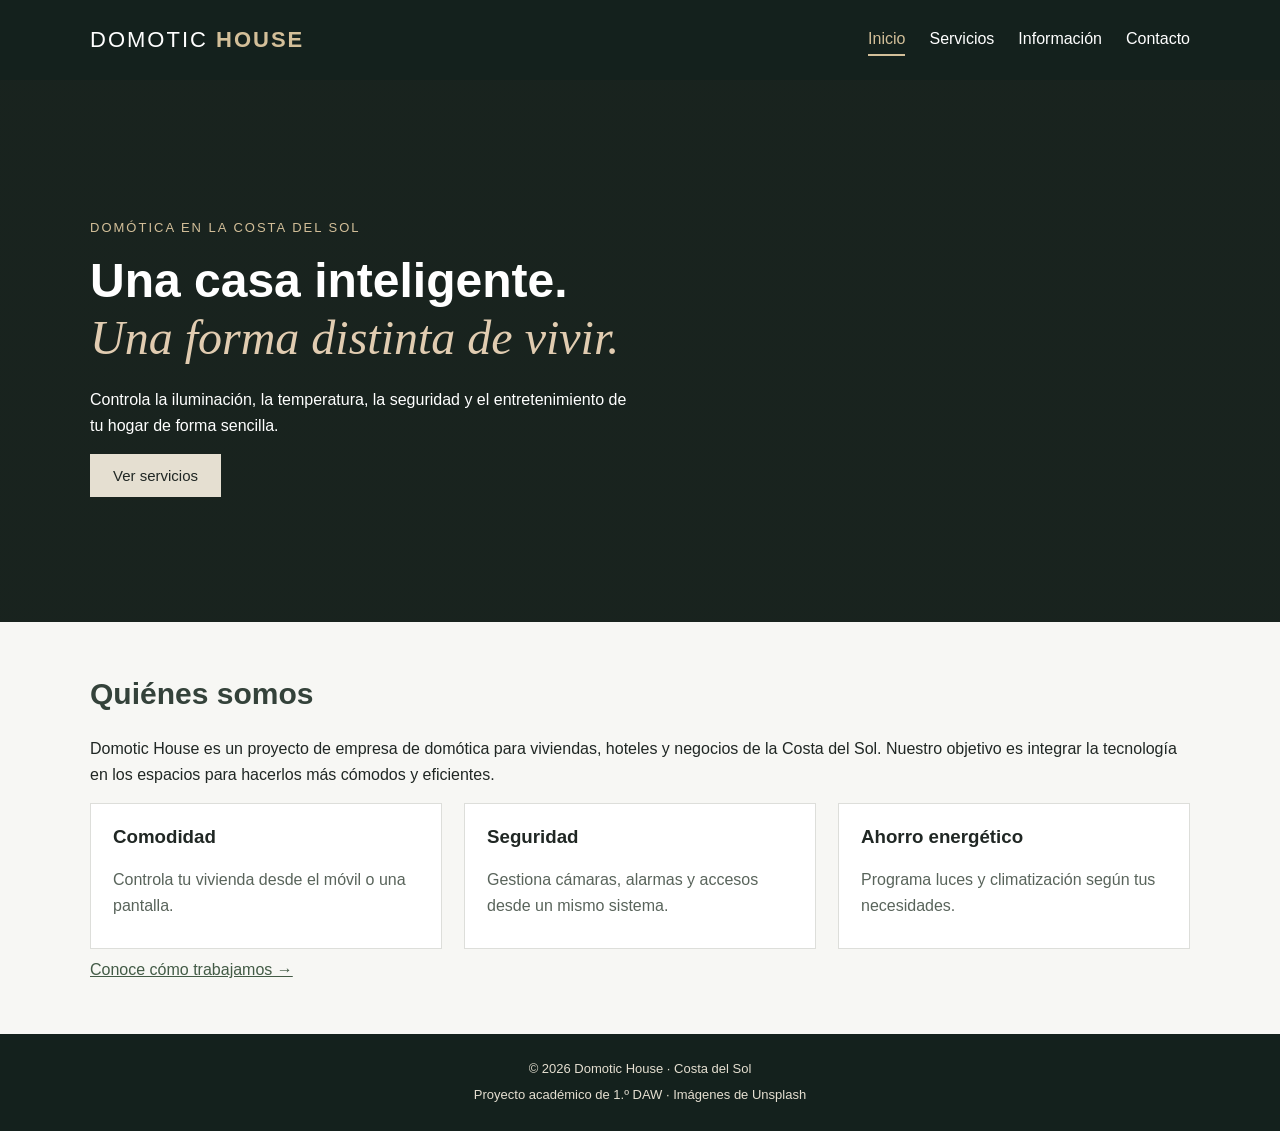
<file: index.html>
<!DOCTYPE html>
<html lang="es">
<head>
    <meta charset="UTF-8">
    <meta name="viewport" content="width=device-width, initial-scale=1.0">
    <meta name="description" content="Domotic House, domótica en la Costa del Sol.">
    <title>Inicio | Domotic House</title>
    <link rel="icon" type="image/png" href="favicon.png">
    <link rel="stylesheet" href="styles.css">
</head>
<body>
    <!-- Menú de navegación -->
    <header class="cabecera">
        <div class="contenedor cabecera-interior">
            <a class="marca" href="index.html">DOMOTIC <strong>HOUSE</strong></a>
            <nav class="menu">
                <a href="index.html" class="activo" aria-current="page">Inicio</a>
                <a href="catalogo.html">Servicios</a>
                <a href="info.html">Información</a>
                <a href="contacto.html">Contacto</a>
            </nav>
        </div>
    </header>

    <main>
        <!-- Portada con una única imagen de fondo -->
        <section class="portada">
            <div class="contenedor portada-contenido">
                <p class="etiqueta">DOMÓTICA EN LA COSTA DEL SOL</p>
                <h1>Una casa inteligente.<br><em>Una forma distinta de vivir.</em></h1>
                <p>Controla la iluminación, la temperatura, la seguridad y el entretenimiento de tu hogar de forma sencilla.</p>
                <a class="boton boton-claro" href="catalogo.html">Ver servicios</a>
            </div>
        </section>

        <section class="seccion contenedor">
            <h2>Quiénes somos</h2>
            <p>Domotic House es un proyecto de empresa de domótica para viviendas, hoteles y negocios de la Costa del Sol. Nuestro objetivo es integrar la tecnología en los espacios para hacerlos más cómodos y eficientes.</p>
            <div class="rejilla ventajas">
                <article class="tarjeta"><h3>Comodidad</h3><p>Controla tu vivienda desde el móvil o una pantalla.</p></article>
                <article class="tarjeta"><h3>Seguridad</h3><p>Gestiona cámaras, alarmas y accesos desde un mismo sistema.</p></article>
                <article class="tarjeta"><h3>Ahorro energético</h3><p>Programa luces y climatización según tus necesidades.</p></article>
            </div>
            <a class="enlace" href="info.html">Conoce cómo trabajamos →</a>
        </section>
    </main>

    <footer class="pie-pagina">
        <p>© 2026 Domotic House · Costa del Sol</p>
        <p>Proyecto académico de 1.º DAW · Imágenes de <a href="https://unsplash.com/">Unsplash</a></p>
    </footer>
</body>
</html>
</file>
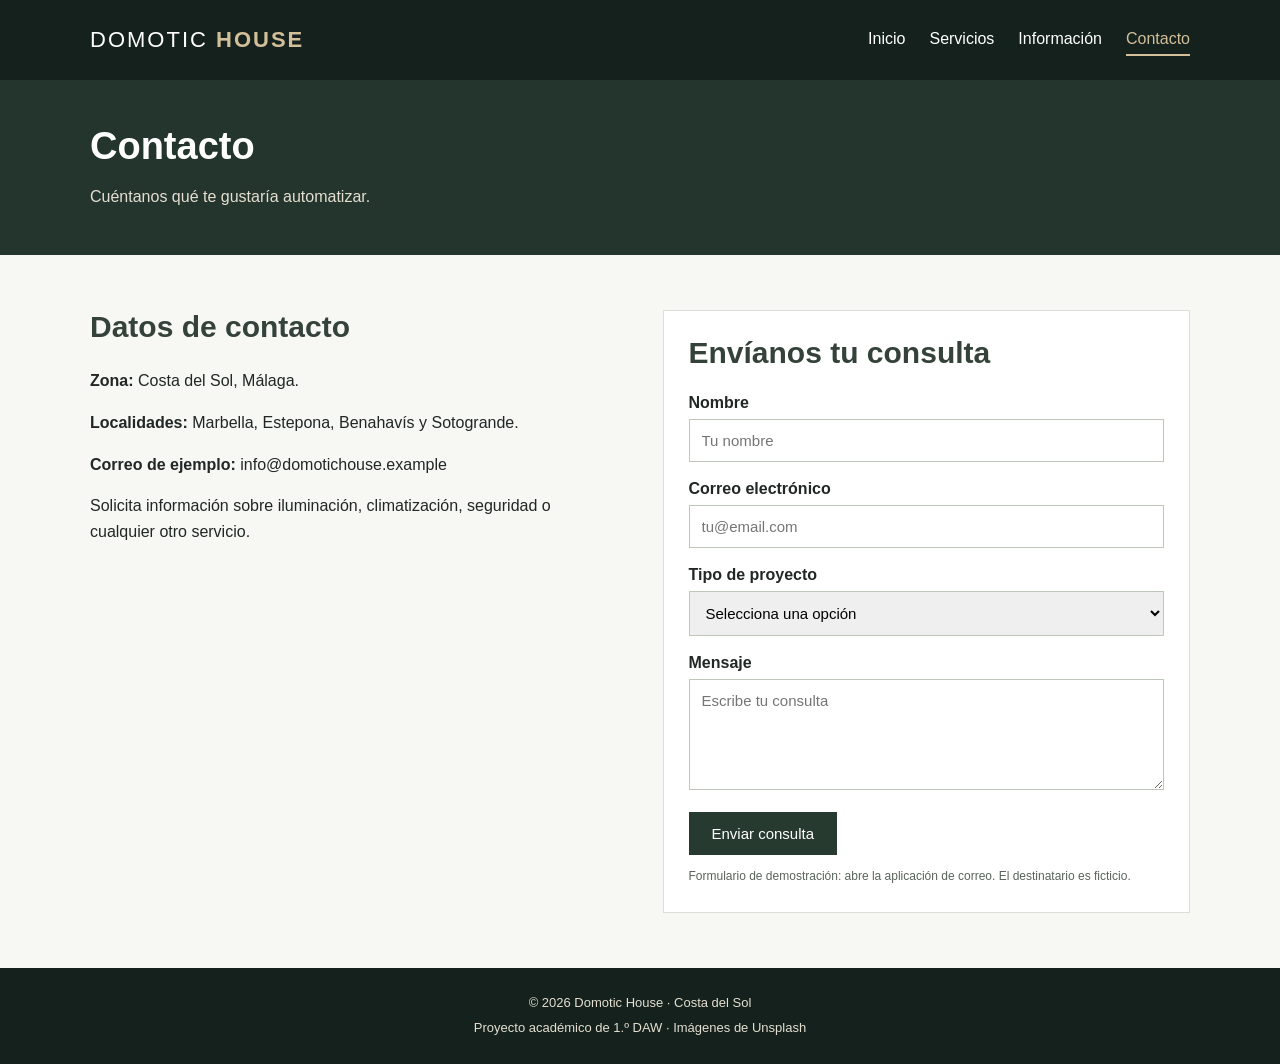
<file: contacto.html>
<!DOCTYPE html>
<html lang="es">
<head>
    <meta charset="UTF-8">
    <meta name="viewport" content="width=device-width, initial-scale=1.0">
    <meta name="description" content="Domotic House, domótica en la Costa del Sol.">
    <title>Contacto | Domotic House</title>
    <link rel="icon" type="image/png" href="favicon.png">
    <link rel="stylesheet" href="styles.css">
</head>
<body>
    <!-- Menú de navegación -->
    <header class="cabecera">
        <div class="contenedor cabecera-interior">
            <a class="marca" href="index.html">DOMOTIC <strong>HOUSE</strong></a>
            <nav class="menu">
                <a href="index.html">Inicio</a>
                <a href="catalogo.html">Servicios</a>
                <a href="info.html">Información</a>
                <a href="contacto.html" class="activo" aria-current="page">Contacto</a>
            </nav>
        </div>
    </header>

    <main>
        <section class="titulo-pagina">
            <div class="contenedor">
                <h1>Contacto</h1>
                <p>Cuéntanos qué te gustaría automatizar.</p>
            </div>
        </section>

        <section class="seccion contenedor contacto-rejilla">
            <div class="contacto-info">
                <h2>Datos de contacto</h2>
                <p><strong>Zona:</strong> Costa del Sol, Málaga.</p>
                <p><strong>Localidades:</strong> Marbella, Estepona, Benahavís y Sotogrande.</p>
                <p><strong>Correo de ejemplo:</strong> info@domotichouse.example</p>
                <p>Solicita información sobre iluminación, climatización, seguridad o cualquier otro servicio.</p>
            </div>

            <!-- Formulario de práctica. Sustituir el correo antes de publicarlo. -->
            <form class="formulario" action="mailto:info@domotichouse.example" method="post" enctype="text/plain">
                <h2>Envíanos tu consulta</h2>
                <label for="nombre">Nombre</label>
                <input type="text" id="nombre" name="nombre" placeholder="Tu nombre" required>

                <label for="correo">Correo electrónico</label>
                <input type="email" id="correo" name="correo" placeholder="tu@email.com" required>

                <label for="proyecto">Tipo de proyecto</label>
                <select id="proyecto" name="proyecto" required>
                    <option value="">Selecciona una opción</option>
                    <option>Vivienda o villa</option>
                    <option>Hotel</option>
                    <option>Oficina o empresa</option>
                    <option>Sala de cine</option>
                    <option>Otro</option>
                </select>

                <label for="mensaje">Mensaje</label>
                <textarea id="mensaje" name="mensaje" rows="5" placeholder="Escribe tu consulta" required></textarea>

                <button class="boton" type="submit">Enviar consulta</button>
                <p class="aviso">Formulario de demostración: abre la aplicación de correo. El destinatario es ficticio.</p>
            </form>
        </section>
    </main>

    <footer class="pie-pagina">
        <p>© 2026 Domotic House · Costa del Sol</p>
        <p>Proyecto académico de 1.º DAW · Imágenes de <a href="https://unsplash.com/">Unsplash</a></p>
    </footer>
</body>
</html>
</file>
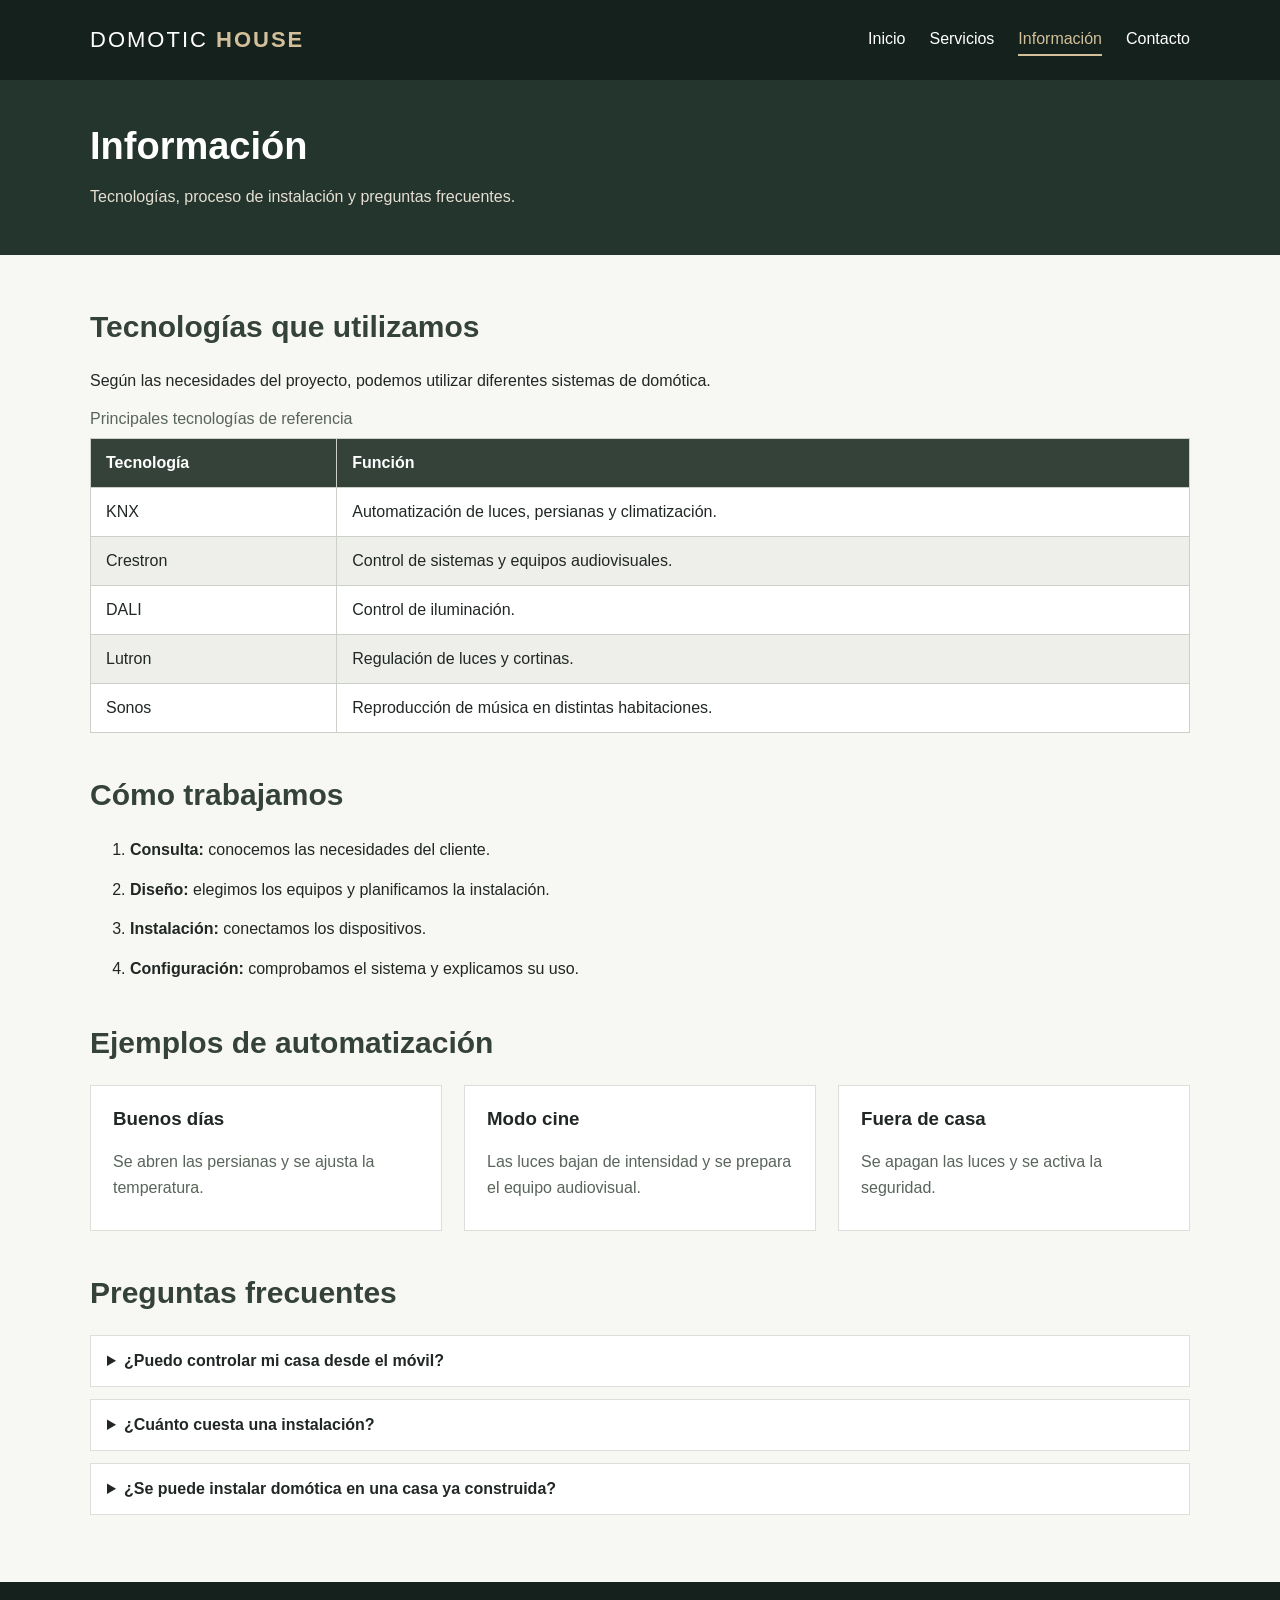
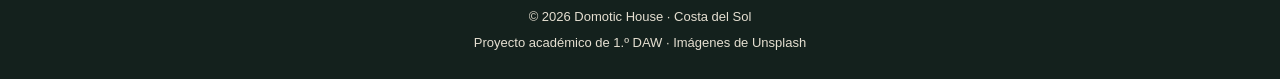
<file: info.html>
<!DOCTYPE html>
<html lang="es">
<head>
    <meta charset="UTF-8">
    <meta name="viewport" content="width=device-width, initial-scale=1.0">
    <meta name="description" content="Domotic House, domótica en la Costa del Sol.">
    <title>Información | Domotic House</title>
    <link rel="icon" type="image/png" href="favicon.png">
    <link rel="stylesheet" href="styles.css">
</head>
<body>
    <!-- Menú de navegación -->
    <header class="cabecera">
        <div class="contenedor cabecera-interior">
            <a class="marca" href="index.html">DOMOTIC <strong>HOUSE</strong></a>
            <nav class="menu">
                <a href="index.html">Inicio</a>
                <a href="catalogo.html">Servicios</a>
                <a href="info.html" class="activo" aria-current="page">Información</a>
                <a href="contacto.html">Contacto</a>
            </nav>
        </div>
    </header>

    <main>
        <section class="titulo-pagina">
            <div class="contenedor">
                <h1>Información</h1>
                <p>Tecnologías, proceso de instalación y preguntas frecuentes.</p>
            </div>
        </section>

        <section class="seccion contenedor">
            <h2>Tecnologías que utilizamos</h2>
            <p>Según las necesidades del proyecto, podemos utilizar diferentes sistemas de domótica.</p>
            <table>
                <caption>Principales tecnologías de referencia</caption>
                <thead>
                    <tr><th scope="col">Tecnología</th><th scope="col">Función</th></tr>
                </thead>
                <tbody>
                    <tr><td>KNX</td><td>Automatización de luces, persianas y climatización.</td></tr>
                    <tr><td>Crestron</td><td>Control de sistemas y equipos audiovisuales.</td></tr>
                    <tr><td>DALI</td><td>Control de iluminación.</td></tr>
                    <tr><td>Lutron</td><td>Regulación de luces y cortinas.</td></tr>
                    <tr><td>Sonos</td><td>Reproducción de música en distintas habitaciones.</td></tr>
                </tbody>
            </table>

            <h2 class="separacion">Cómo trabajamos</h2>
            <ol class="pasos">
                <li><strong>Consulta:</strong> conocemos las necesidades del cliente.</li>
                <li><strong>Diseño:</strong> elegimos los equipos y planificamos la instalación.</li>
                <li><strong>Instalación:</strong> conectamos los dispositivos.</li>
                <li><strong>Configuración:</strong> comprobamos el sistema y explicamos su uso.</li>
            </ol>

            <h2 class="separacion">Ejemplos de automatización</h2>
            <div class="rejilla ventajas">
                <article class="tarjeta"><h3>Buenos días</h3><p>Se abren las persianas y se ajusta la temperatura.</p></article>
                <article class="tarjeta"><h3>Modo cine</h3><p>Las luces bajan de intensidad y se prepara el equipo audiovisual.</p></article>
                <article class="tarjeta"><h3>Fuera de casa</h3><p>Se apagan las luces y se activa la seguridad.</p></article>
            </div>

            <h2 class="separacion">Preguntas frecuentes</h2>
            <details>
                <summary>¿Puedo controlar mi casa desde el móvil?</summary>
                <p>Sí, si el sistema instalado dispone de una aplicación compatible.</p>
            </details>
            <details>
                <summary>¿Cuánto cuesta una instalación?</summary>
                <p>Depende del tamaño de la vivienda y los equipos necesarios. Cada proyecto requiere un presupuesto.</p>
            </details>
            <details>
                <summary>¿Se puede instalar domótica en una casa ya construida?</summary>
                <p>Sí, existen soluciones que se adaptan a viviendas existentes.</p>
            </details>
        </section>
    </main>

    <footer class="pie-pagina">
        <p>© 2026 Domotic House · Costa del Sol</p>
        <p>Proyecto académico de 1.º DAW · Imágenes de <a href="https://unsplash.com/">Unsplash</a></p>
    </footer>
</body>
</html>
</file>
<file: styles.css>
/* Estilos generales */
* {
    box-sizing: border-box;
}

body {
    margin: 0;
    font-family: Arial, Helvetica, sans-serif;
    background-color: #f7f7f4;
    color: #202724;
    min-height: 100vh;
    display: flex;
    flex-direction: column;
}

main {
    flex: 1;
}

a {
    color: inherit;
    text-decoration: none;
}

p {
    line-height: 1.6;
}

h1, h2, h3 {
    margin-top: 0;
}

h2 {
    font-size: 30px;
    color: #34423a;
}

.contenedor {
    width: 90%;
    max-width: 1100px;
    margin: auto;
}

.seccion {
    padding: 55px 0;
}

/* Cabecera y navegación */
.cabecera {
    background-color: #14211d;
    color: white;
}

.cabecera-interior {
    display: flex;
    justify-content: space-between;
    align-items: center;
    padding: 24px 0;
    gap: 20px;
}

.marca {
    font-size: 22px;
    letter-spacing: 2px;
}

.marca strong {
    color: #d3bf99;
}

.menu {
    display: flex;
    flex-wrap: wrap;
    gap: 24px;
}

.menu a {
    padding: 6px 0;
    border-bottom: 2px solid transparent;
    transition: color 0.3s;
}

.menu a:hover, .menu .activo {
    color: #d3bf99;
    border-bottom-color: #d3bf99;
}

/* Portada: una sola fotografía, sin animaciones */
.portada {
    background-image: linear-gradient(rgba(12, 23, 19, 0.65), rgba(12, 23, 19, 0.65)), url('https://images.unsplash.com/photo-1600607687920-4e2a09cf159d?auto=format&fit=crop&w=1900&q=85');
    background-color: #303933;
    background-size: cover;
    background-position: center;
    color: white;
    padding: 125px 0;
}

.portada h1 {
    font-size: 48px;
    line-height: 1.2;
    margin-bottom: 20px;
}

.portada h1 em {
    font-family: Georgia, serif;
    font-weight: normal;
    color: #e1ccb1;
}

.portada p {
    max-width: 550px;
}

.etiqueta {
    color: #d3bf99;
    font-size: 13px;
    letter-spacing: 2px;
}

/* Botones y enlaces */
.boton {
    display: inline-block;
    padding: 13px 23px;
    border: none;
    background-color: #263a30;
    color: white;
    font-size: 15px;
    cursor: pointer;
    transition: background-color 0.3s, transform 0.3s;
}

.boton:hover {
    background-color: #445c4a;
    transform: translateY(-2px);
}

.boton-claro {
    background-color: #e5dfd1;
    color: #202724;
}

.boton-claro:hover {
    background-color: white;
}

.enlace {
    display: inline-block;
    color: #435b46;
    text-decoration: underline;
    margin-top: 12px;
}

.enlace:hover {
    color: #8a794f;
}

/* Encabezados de las páginas interiores */
.titulo-pagina {
    background-color: #24352e;
    color: white;
    padding: 45px 0;
}

.titulo-pagina h1 {
    font-size: 38px;
    margin-bottom: 10px;
}

.titulo-pagina p {
    color: #e5dfd1;
    margin-bottom: 0;
}

/* Tarjetas de servicios y ventajas */
.rejilla {
    display: grid;
    grid-template-columns: repeat(3, 1fr);
    gap: 22px;
}

.dos-columnas {
    grid-template-columns: repeat(2, 1fr);
}

.tarjeta {
    background-color: white;
    border: 1px solid #dddeda;
    overflow: hidden;
    transition: transform 0.3s, box-shadow 0.3s;
}

.tarjeta:hover {
    transform: translateY(-4px);
    box-shadow: 0 6px 15px rgba(26, 38, 32, 0.15);
}

.tarjeta img {
    display: block;
    width: 100%;
    height: 210px;
    object-fit: cover;
}

.tarjeta-texto, .ventajas .tarjeta {
    padding: 22px;
}

.tarjeta p {
    color: #59645b;
    margin-bottom: 8px;
}

.fondo-claro {
    background-color: #eeefeb;
}

/* Tabla y preguntas frecuentes */
table {
    width: 100%;
    border-collapse: collapse;
    background-color: white;
}

caption {
    text-align: left;
    margin-bottom: 10px;
    color: #59645b;
}

th, td {
    border: 1px solid #cbd1c8;
    padding: 15px;
    text-align: left;
}

th {
    background-color: #34423a;
    color: white;
}

tbody tr:nth-child(even) {
    background-color: #eeefeb;
}

tbody tr:hover {
    background-color: #e5dfd1;
}

.separacion {
    margin-top: 45px;
}

.pasos li {
    margin-bottom: 14px;
    line-height: 1.6;
}

details {
    background-color: white;
    border: 1px solid #dddeda;
    padding: 16px;
    margin-bottom: 12px;
}

summary {
    cursor: pointer;
    font-weight: bold;
}

summary:hover {
    color: #7f8977;
}

details p {
    margin-bottom: 0;
}

/* Formulario de contacto */
.contacto-rejilla {
    display: grid;
    grid-template-columns: 1fr 1fr;
    gap: 45px;
}

.formulario {
    background-color: white;
    border: 1px solid #dddeda;
    padding: 25px;
}

.formulario label {
    display: block;
    margin-bottom: 7px;
    font-weight: bold;
}

.formulario input, .formulario select, .formulario textarea {
    width: 100%;
    padding: 12px;
    margin-bottom: 18px;
    border: 1px solid #bfc6bb;
    font-family: Arial, sans-serif;
    font-size: 15px;
}

.formulario input:focus, .formulario select:focus, .formulario textarea:focus {
    outline: 2px solid #7f8977;
}

.formulario textarea {
    resize: vertical;
}

.aviso {
    font-size: 12px;
    color: #59645b;
    margin-bottom: 0;
}

/* Pie de página */
.pie-pagina {
    text-align: center;
    background-color: #14211d;
    color: #e5dfd1;
    padding: 20px;
    font-size: 13px;
}

.pie-pagina p {
    margin: 5px 0;
}

.pie-pagina a:hover {
    text-decoration: underline;
}

/* Adaptación a pantallas pequeñas */

/* Adaptación a tablets */
@media (max-width: 800px) {

    .cabecera-interior {
        flex-direction: column;
        align-items: center;
    }

    .menu {
        justify-content: center;
        gap: 20px;
    }

    .rejilla {
        grid-template-columns: repeat(2, 1fr);
    }

    .contacto-rejilla {
        grid-template-columns: 1fr;
    }

    .portada {
        padding: 80px 0;
    }

    .portada h1 {
        font-size: 36px;
    }
}

/* Adaptación a móviles */
@media (max-width: 480px) {

    .contenedor {
        width: 92%;
    }

    .marca {
        font-size: 20px;
    }

    .menu {
        gap: 12px;
        font-size: 14px;
    }

    .portada {
        padding: 65px 0;
        text-align: center;
    }

    .portada h1 {
        font-size: 30px;
    }

    .portada p {
        font-size: 15px;
    }

    .rejilla, .dos-columnas {
        grid-template-columns: 1fr;
    }

    .seccion {
        padding: 30px 0;
    }

    h2 {
        font-size: 24px;
    }

    .titulo-pagina h1 {
        font-size: 28px;
    }

    .tarjeta img {
        height: 200px;
    }

    .boton {
        width: 100%;
        text-align: center;
    }

    .formulario {
        padding: 15px;
    }

    table {
        font-size: 13px;
    }

    th, td {
        padding: 8px;
    }

    .pie-pagina {
        font-size: 12px;
    }
}
</file>
